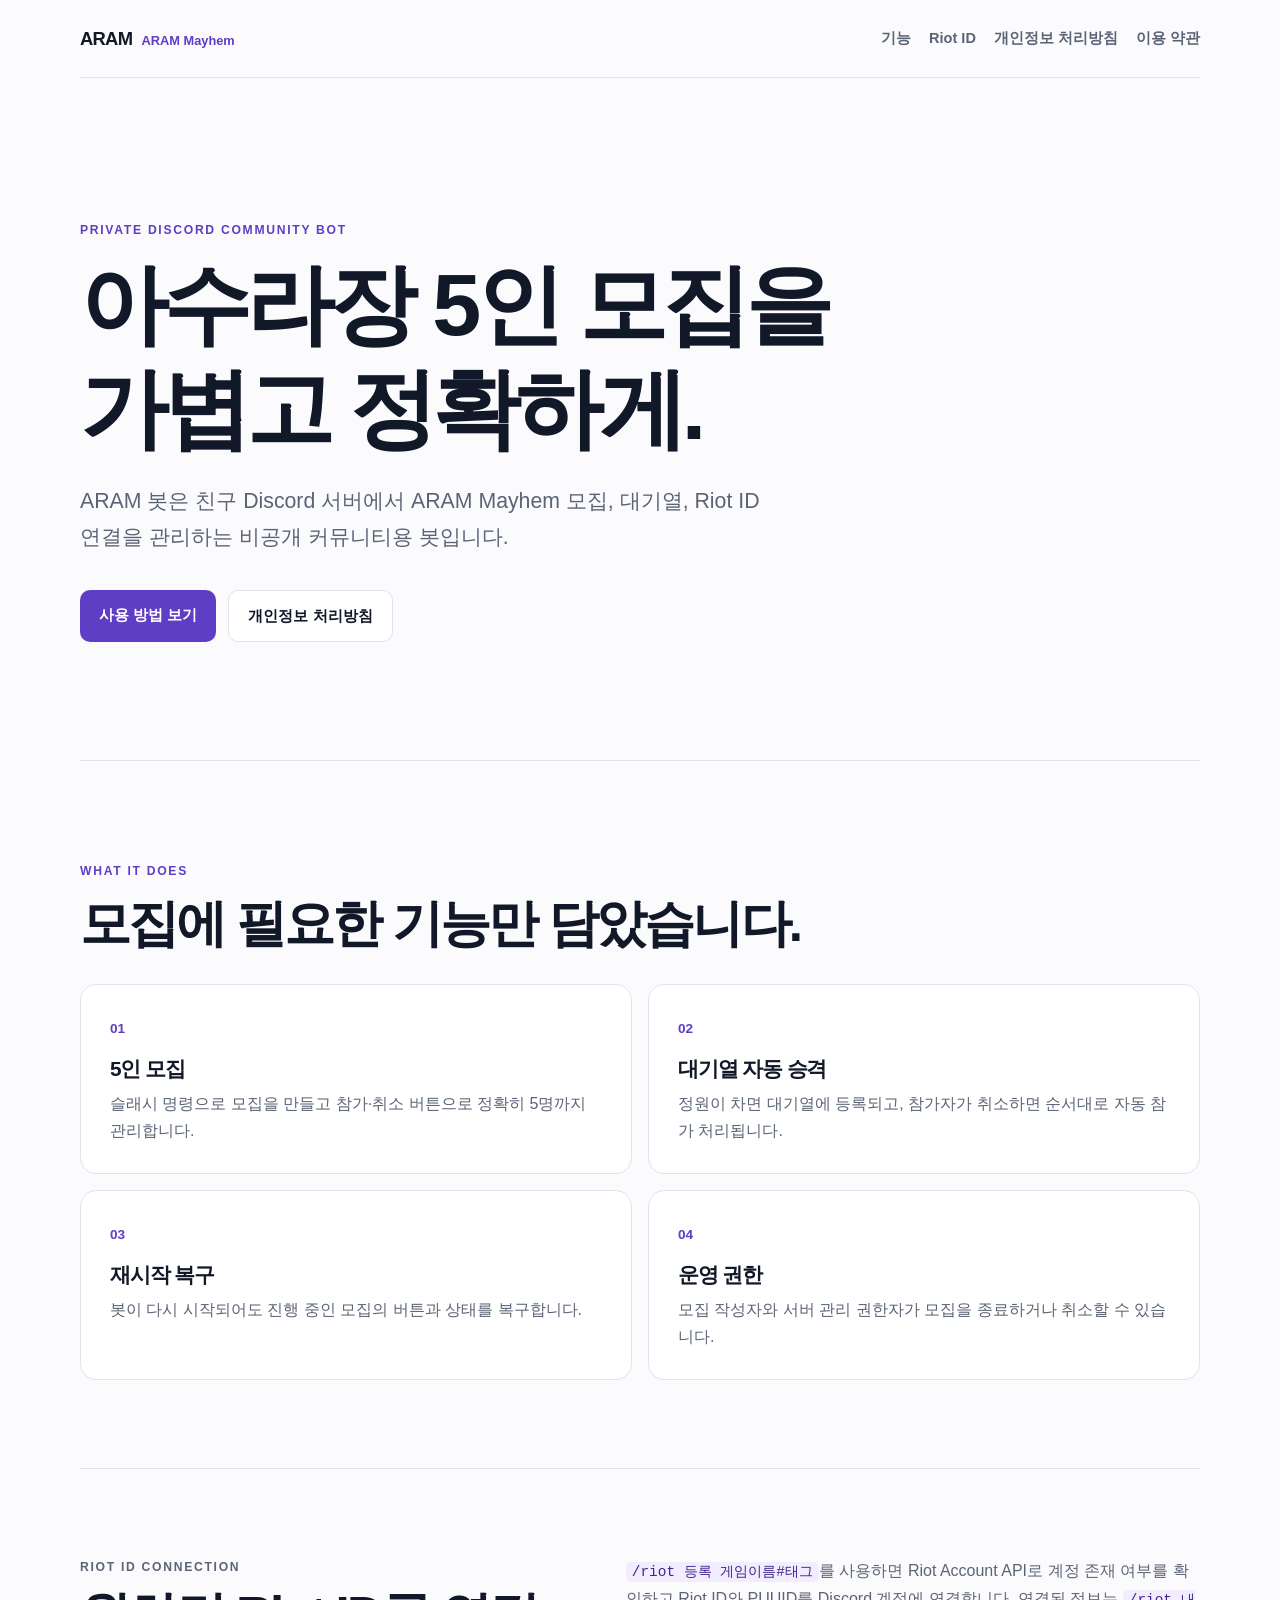
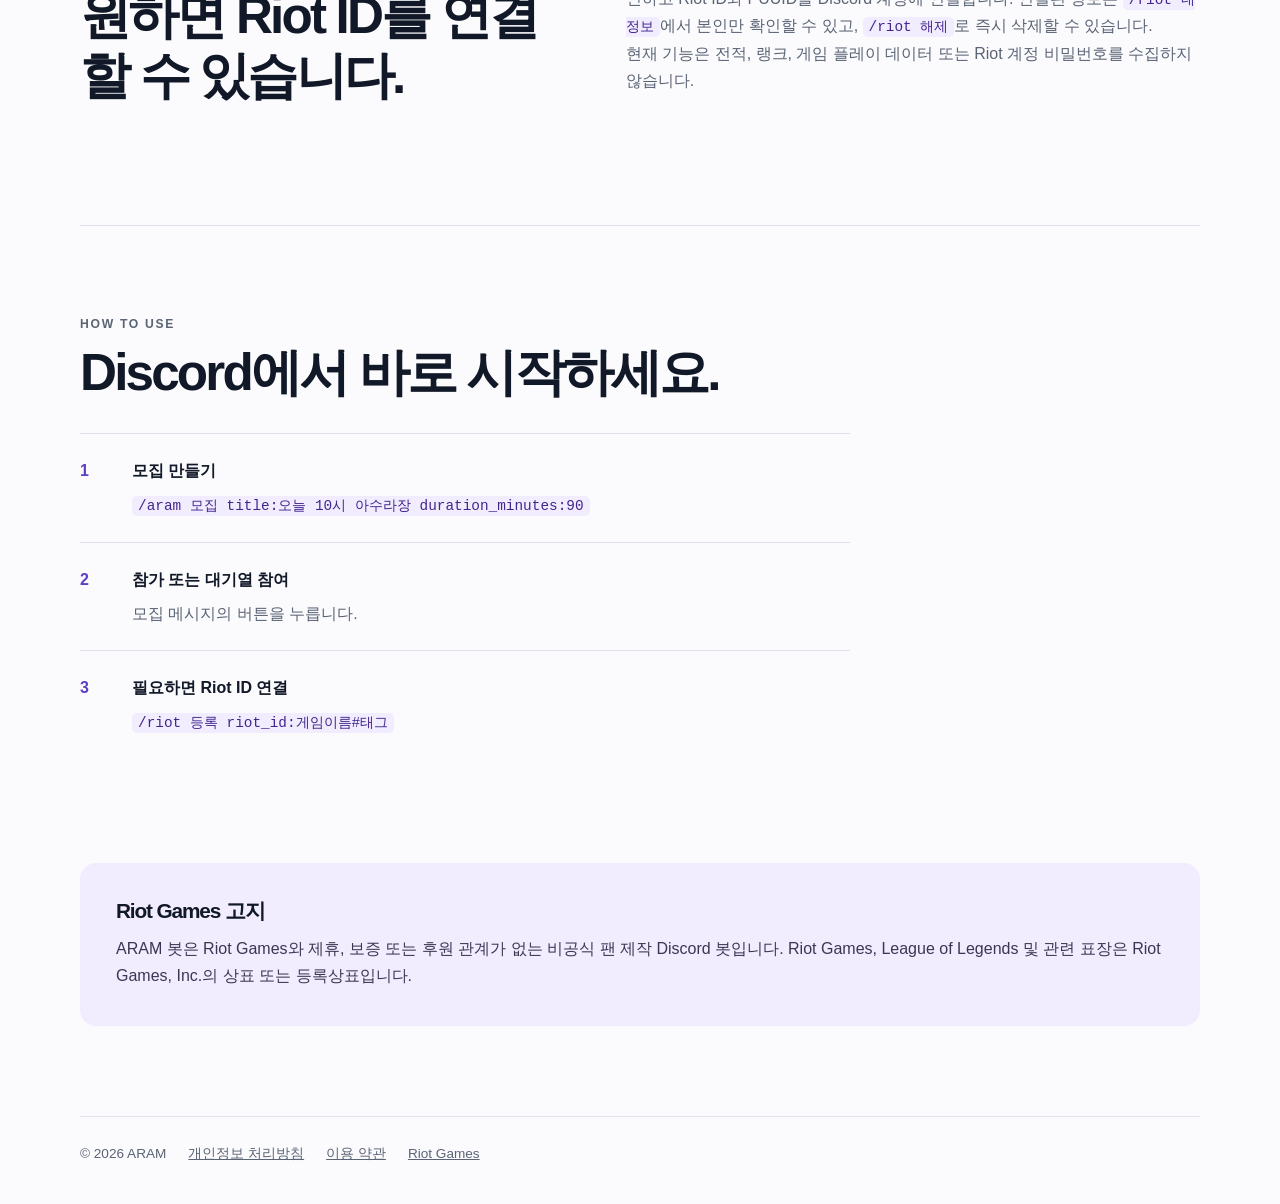
<file: index.html>
<!doctype html>
<html lang="ko">
  <head>
    <meta charset="utf-8">
    <meta name="viewport" content="width=device-width, initial-scale=1">
    <meta name="description" content="친구 Discord 서버의 ARAM 아수라장 5인 모집을 돕는 ARAM 봇 소개 페이지입니다.">
    <title>ARAM | ARAM Mayhem</title>
    <link rel="stylesheet" href="assets/site.css">
  </head>
  <body>
    <header class="site-header">
      <a class="brand" href="index.html" aria-label="ARAM 봇 홈">ARAM <span>ARAM Mayhem</span></a>
      <nav aria-label="주요 메뉴">
        <a href="#features">기능</a>
        <a href="#riot">Riot ID</a>
        <a href="privacy.html">개인정보 처리방침</a>
        <a href="terms.html">이용 약관</a>
      </nav>
    </header>

    <main>
      <section class="hero">
        <p class="eyebrow">PRIVATE DISCORD COMMUNITY BOT</p>
        <h1>아수라장 5인 모집을<br>가볍고 정확하게.</h1>
        <p class="lead">ARAM 봇은 친구 Discord 서버에서 ARAM Mayhem 모집, 대기열, Riot ID 연결을 관리하는 비공개 커뮤니티용 봇입니다.</p>
        <div class="hero-actions">
          <a class="button primary" href="#start">사용 방법 보기</a>
          <a class="button secondary" href="privacy.html">개인정보 처리방침</a>
        </div>
      </section>

      <section id="features" class="section">
        <p class="eyebrow">WHAT IT DOES</p>
        <h2>모집에 필요한 기능만 담았습니다.</h2>
        <div class="cards">
          <article class="card"><span class="icon">01</span><h3>5인 모집</h3><p>슬래시 명령으로 모집을 만들고 참가·취소 버튼으로 정확히 5명까지 관리합니다.</p></article>
          <article class="card"><span class="icon">02</span><h3>대기열 자동 승격</h3><p>정원이 차면 대기열에 등록되고, 참가자가 취소하면 순서대로 자동 참가 처리됩니다.</p></article>
          <article class="card"><span class="icon">03</span><h3>재시작 복구</h3><p>봇이 다시 시작되어도 진행 중인 모집의 버튼과 상태를 복구합니다.</p></article>
          <article class="card"><span class="icon">04</span><h3>운영 권한</h3><p>모집 작성자와 서버 관리 권한자가 모집을 종료하거나 취소할 수 있습니다.</p></article>
        </div>
      </section>

      <section id="riot" class="section split">
        <div>
          <p class="eyebrow">RIOT ID CONNECTION</p>
          <h2>원하면 Riot ID를 연결할 수 있습니다.</h2>
        </div>
        <div>
          <p><code>/riot 등록 게임이름#태그</code>를 사용하면 Riot Account API로 계정 존재 여부를 확인하고 Riot ID와 PUUID를 Discord 계정에 연결합니다. 연결된 정보는 <code>/riot 내정보</code>에서 본인만 확인할 수 있고, <code>/riot 해제</code>로 즉시 삭제할 수 있습니다.</p>
          <p>현재 기능은 전적, 랭크, 게임 플레이 데이터 또는 Riot 계정 비밀번호를 수집하지 않습니다.</p>
        </div>
      </section>

      <section id="start" class="section steps">
        <p class="eyebrow">HOW TO USE</p>
        <h2>Discord에서 바로 시작하세요.</h2>
        <ol>
          <li><span>1</span><div><strong>모집 만들기</strong><code>/aram 모집 title:오늘 10시 아수라장 duration_minutes:90</code></div></li>
          <li><span>2</span><div><strong>참가 또는 대기열 참여</strong><p>모집 메시지의 버튼을 누릅니다.</p></div></li>
          <li><span>3</span><div><strong>필요하면 Riot ID 연결</strong><code>/riot 등록 riot_id:게임이름#태그</code></div></li>
        </ol>
      </section>

      <section class="notice" aria-label="Riot Games 고지">
        <h2>Riot Games 고지</h2>
        <p>ARAM 봇은 Riot Games와 제휴, 보증 또는 후원 관계가 없는 비공식 팬 제작 Discord 봇입니다. Riot Games, League of Legends 및 관련 표장은 Riot Games, Inc.의 상표 또는 등록상표입니다.</p>
      </section>
    </main>

    <footer>
      <span>© 2026 ARAM</span>
      <a href="privacy.html">개인정보 처리방침</a>
      <a href="terms.html">이용 약관</a>
      <a href="https://www.riotgames.com/" rel="noopener noreferrer">Riot Games</a>
    </footer>
  </body>
</html>
</file>
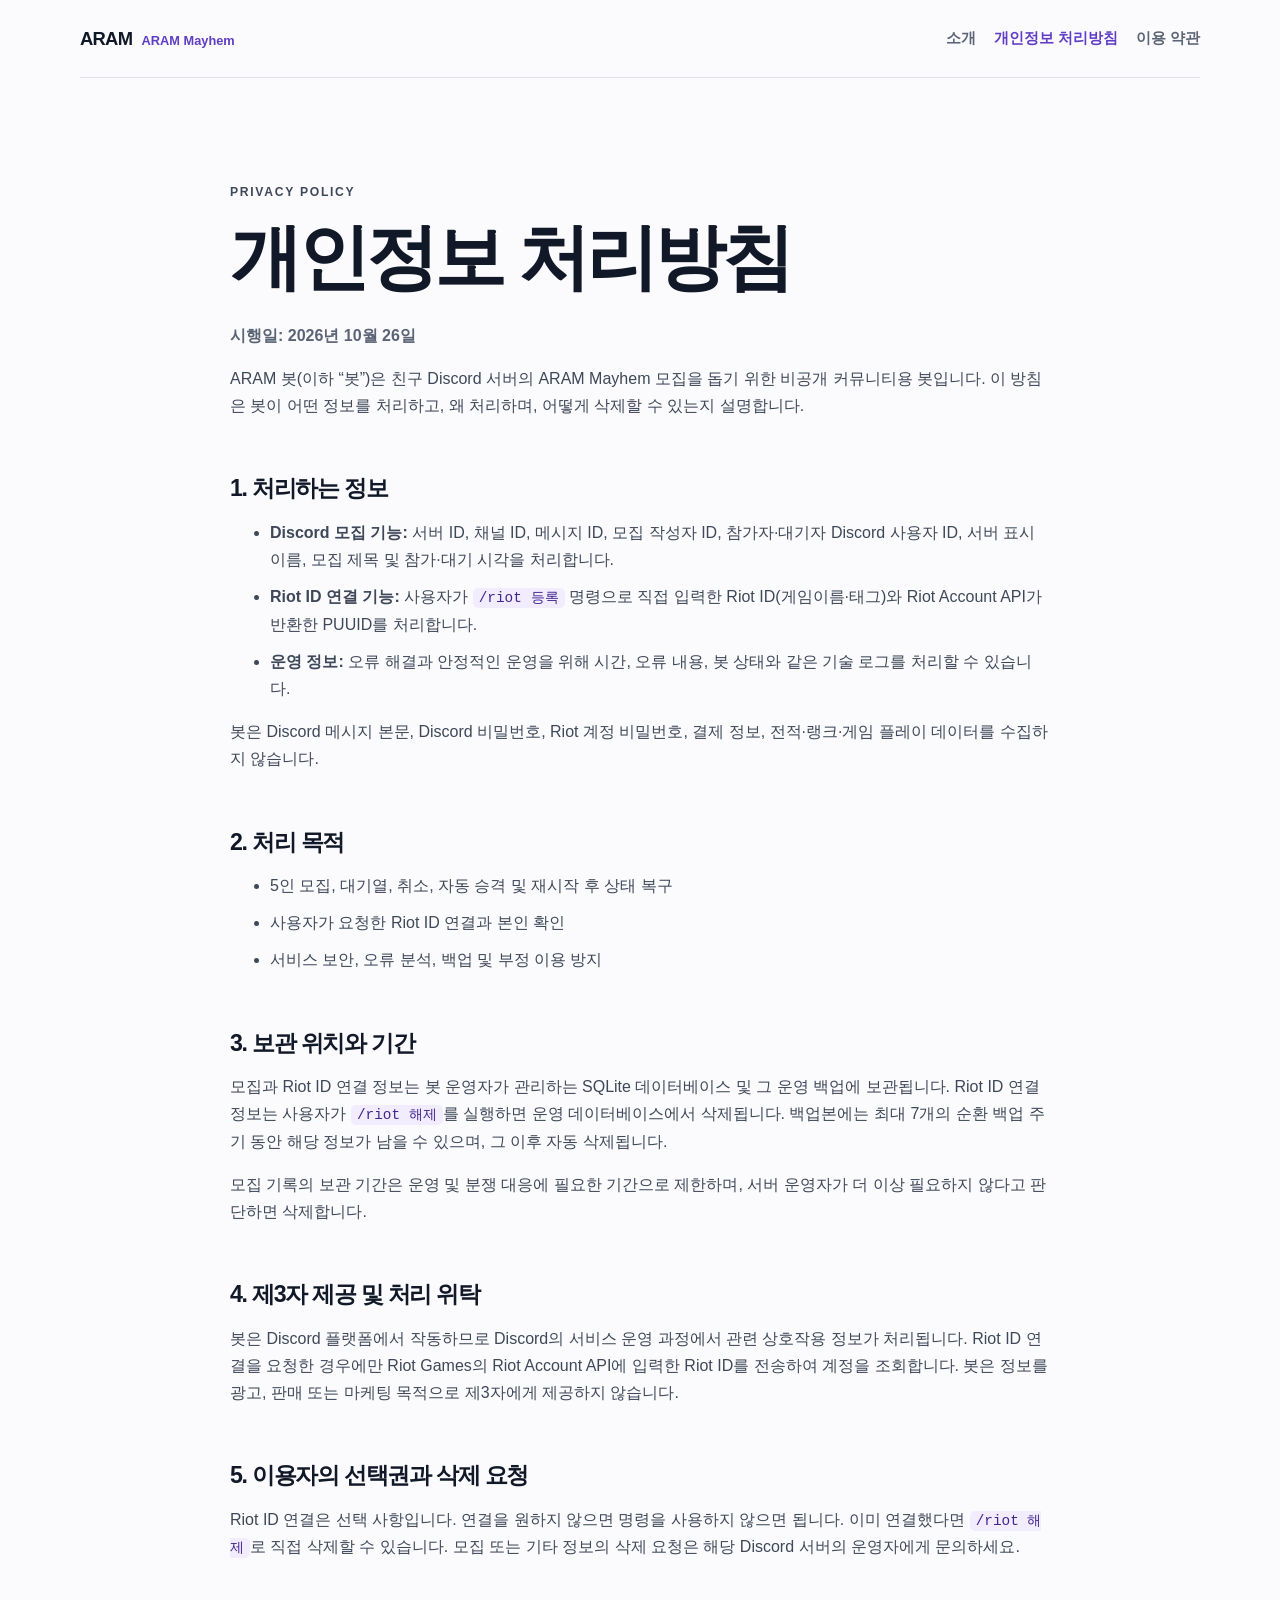
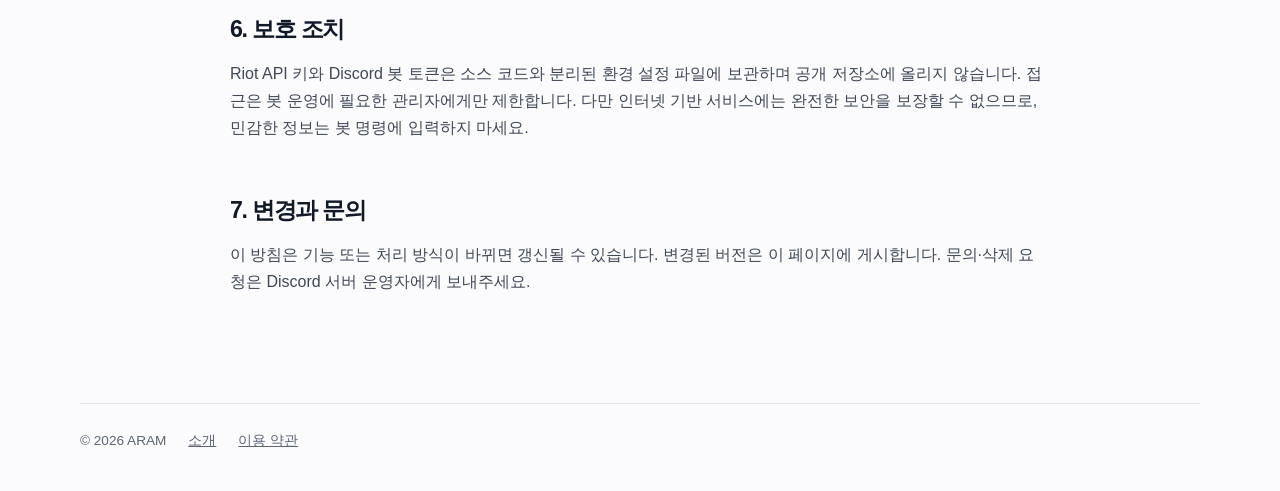
<file: privacy.html>
<!doctype html>
<html lang="ko">
  <head>
    <meta charset="utf-8">
    <meta name="viewport" content="width=device-width, initial-scale=1">
    <meta name="description" content="ARAM 봇 개인정보 처리방침">
    <title>개인정보 처리방침 | ARAM</title>
    <link rel="stylesheet" href="assets/site.css">
  </head>
  <body>
    <header class="site-header">
      <a class="brand" href="index.html">ARAM <span>ARAM Mayhem</span></a>
      <nav aria-label="주요 메뉴"><a href="index.html">소개</a><a href="privacy.html" aria-current="page">개인정보 처리방침</a><a href="terms.html">이용 약관</a></nav>
    </header>
    <main class="legal-page">
      <p class="eyebrow">PRIVACY POLICY</p>
      <h1>개인정보 처리방침</h1>
      <p class="effective">시행일: 2026년 10월 26일</p>
      <p>ARAM 봇(이하 “봇”)은 친구 Discord 서버의 ARAM Mayhem 모집을 돕기 위한 비공개 커뮤니티용 봇입니다. 이 방침은 봇이 어떤 정보를 처리하고, 왜 처리하며, 어떻게 삭제할 수 있는지 설명합니다.</p>

      <h2>1. 처리하는 정보</h2>
      <ul>
        <li><strong>Discord 모집 기능:</strong> 서버 ID, 채널 ID, 메시지 ID, 모집 작성자 ID, 참가자·대기자 Discord 사용자 ID, 서버 표시 이름, 모집 제목 및 참가·대기 시각을 처리합니다.</li>
        <li><strong>Riot ID 연결 기능:</strong> 사용자가 <code>/riot 등록</code> 명령으로 직접 입력한 Riot ID(게임이름·태그)와 Riot Account API가 반환한 PUUID를 처리합니다.</li>
        <li><strong>운영 정보:</strong> 오류 해결과 안정적인 운영을 위해 시간, 오류 내용, 봇 상태와 같은 기술 로그를 처리할 수 있습니다.</li>
      </ul>
      <p>봇은 Discord 메시지 본문, Discord 비밀번호, Riot 계정 비밀번호, 결제 정보, 전적·랭크·게임 플레이 데이터를 수집하지 않습니다.</p>

      <h2>2. 처리 목적</h2>
      <ul>
        <li>5인 모집, 대기열, 취소, 자동 승격 및 재시작 후 상태 복구</li>
        <li>사용자가 요청한 Riot ID 연결과 본인 확인</li>
        <li>서비스 보안, 오류 분석, 백업 및 부정 이용 방지</li>
      </ul>

      <h2>3. 보관 위치와 기간</h2>
      <p>모집과 Riot ID 연결 정보는 봇 운영자가 관리하는 SQLite 데이터베이스 및 그 운영 백업에 보관됩니다. Riot ID 연결 정보는 사용자가 <code>/riot 해제</code>를 실행하면 운영 데이터베이스에서 삭제됩니다. 백업본에는 최대 7개의 순환 백업 주기 동안 해당 정보가 남을 수 있으며, 그 이후 자동 삭제됩니다.</p>
      <p>모집 기록의 보관 기간은 운영 및 분쟁 대응에 필요한 기간으로 제한하며, 서버 운영자가 더 이상 필요하지 않다고 판단하면 삭제합니다.</p>

      <h2>4. 제3자 제공 및 처리 위탁</h2>
      <p>봇은 Discord 플랫폼에서 작동하므로 Discord의 서비스 운영 과정에서 관련 상호작용 정보가 처리됩니다. Riot ID 연결을 요청한 경우에만 Riot Games의 Riot Account API에 입력한 Riot ID를 전송하여 계정을 조회합니다. 봇은 정보를 광고, 판매 또는 마케팅 목적으로 제3자에게 제공하지 않습니다.</p>

      <h2>5. 이용자의 선택권과 삭제 요청</h2>
      <p>Riot ID 연결은 선택 사항입니다. 연결을 원하지 않으면 명령을 사용하지 않으면 됩니다. 이미 연결했다면 <code>/riot 해제</code>로 직접 삭제할 수 있습니다. 모집 또는 기타 정보의 삭제 요청은 해당 Discord 서버의 운영자에게 문의하세요.</p>

      <h2>6. 보호 조치</h2>
      <p>Riot API 키와 Discord 봇 토큰은 소스 코드와 분리된 환경 설정 파일에 보관하며 공개 저장소에 올리지 않습니다. 접근은 봇 운영에 필요한 관리자에게만 제한합니다. 다만 인터넷 기반 서비스에는 완전한 보안을 보장할 수 없으므로, 민감한 정보는 봇 명령에 입력하지 마세요.</p>

      <h2>7. 변경과 문의</h2>
      <p>이 방침은 기능 또는 처리 방식이 바뀌면 갱신될 수 있습니다. 변경된 버전은 이 페이지에 게시합니다. 문의·삭제 요청은 Discord 서버 운영자에게 보내주세요.</p>
    </main>
    <footer><span>© 2026 ARAM</span><a href="index.html">소개</a><a href="terms.html">이용 약관</a></footer>
  </body>
</html>
</file>
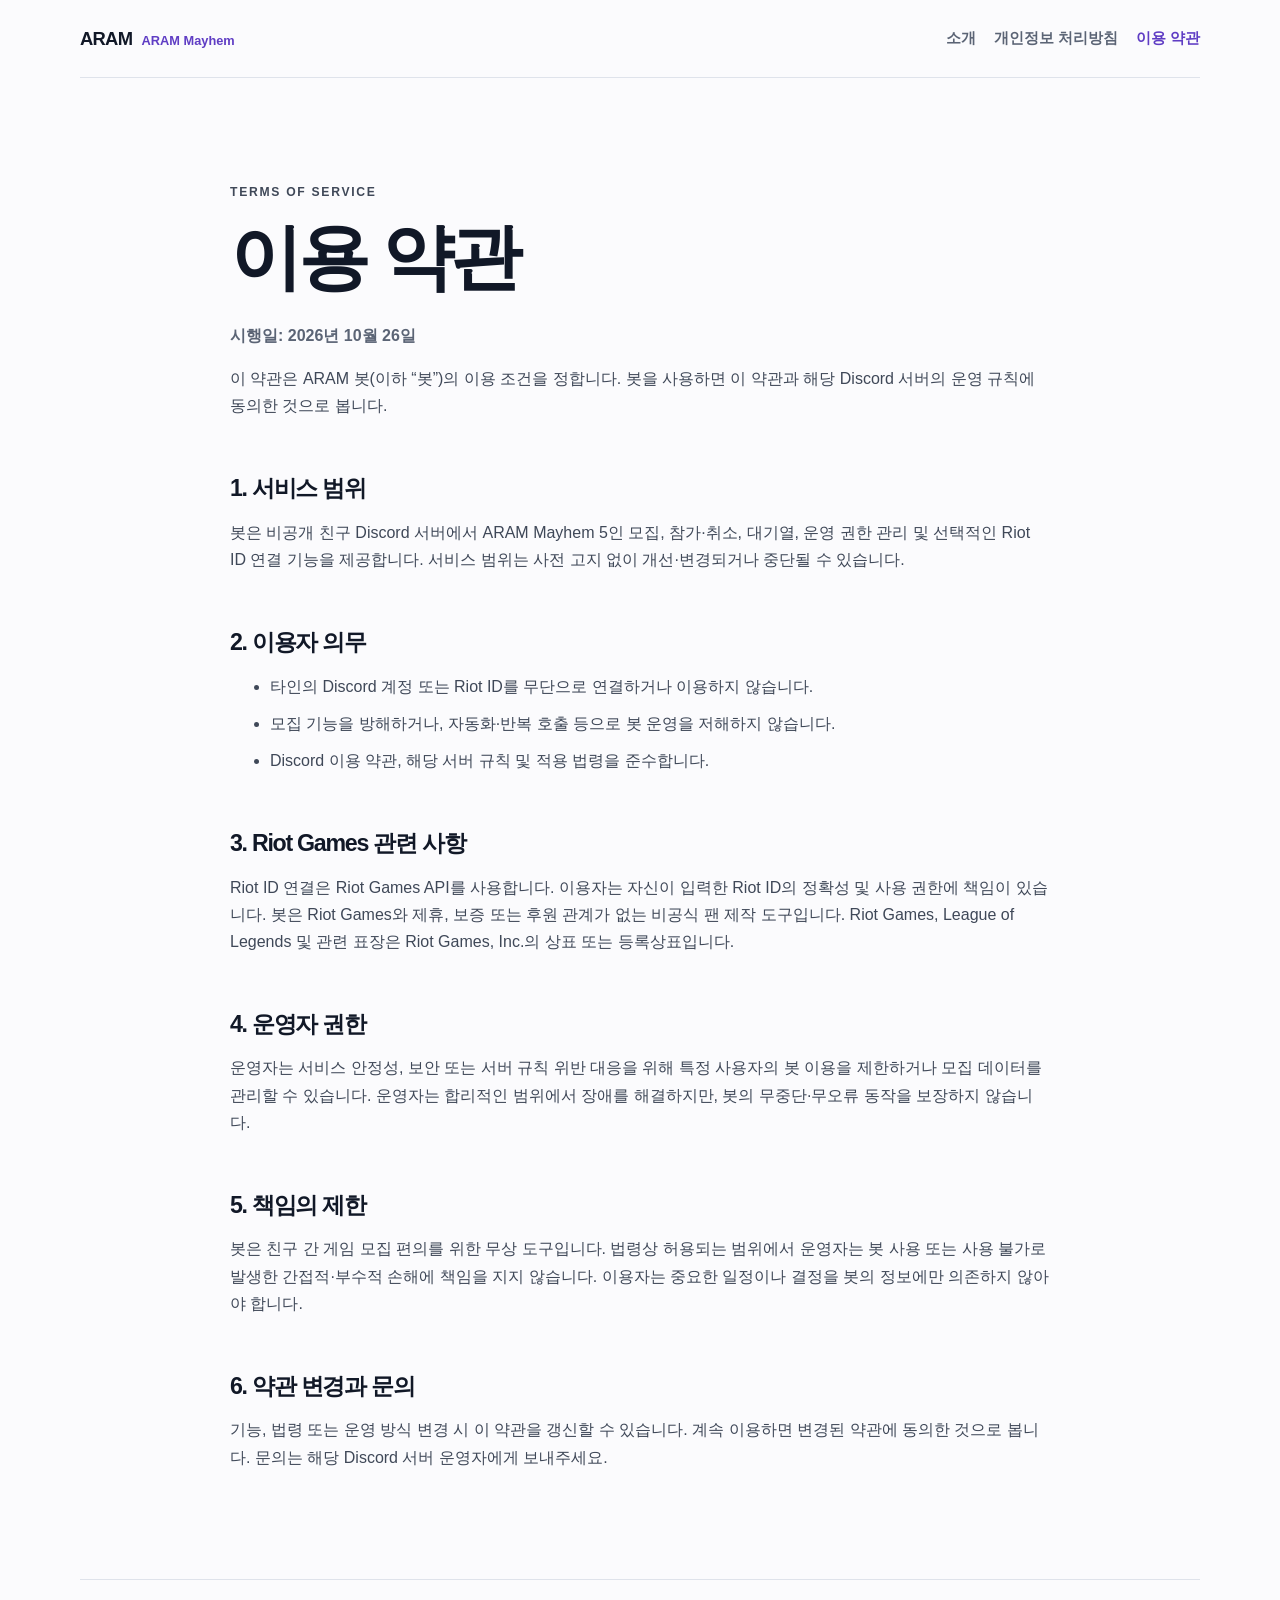
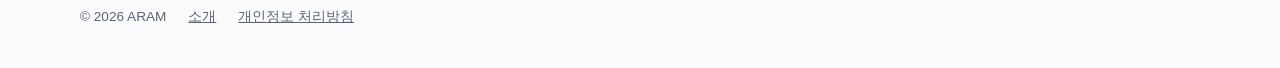
<file: terms.html>
<!doctype html>
<html lang="ko">
  <head>
    <meta charset="utf-8">
    <meta name="viewport" content="width=device-width, initial-scale=1">
    <meta name="description" content="ARAM 봇 이용 약관">
    <title>이용 약관 | ARAM</title>
    <link rel="stylesheet" href="assets/site.css">
  </head>
  <body>
    <header class="site-header">
      <a class="brand" href="index.html">ARAM <span>ARAM Mayhem</span></a>
      <nav aria-label="주요 메뉴"><a href="index.html">소개</a><a href="privacy.html">개인정보 처리방침</a><a href="terms.html" aria-current="page">이용 약관</a></nav>
    </header>
    <main class="legal-page">
      <p class="eyebrow">TERMS OF SERVICE</p>
      <h1>이용 약관</h1>
      <p class="effective">시행일: 2026년 10월 26일</p>
      <p>이 약관은 ARAM 봇(이하 “봇”)의 이용 조건을 정합니다. 봇을 사용하면 이 약관과 해당 Discord 서버의 운영 규칙에 동의한 것으로 봅니다.</p>

      <h2>1. 서비스 범위</h2>
      <p>봇은 비공개 친구 Discord 서버에서 ARAM Mayhem 5인 모집, 참가·취소, 대기열, 운영 권한 관리 및 선택적인 Riot ID 연결 기능을 제공합니다. 서비스 범위는 사전 고지 없이 개선·변경되거나 중단될 수 있습니다.</p>

      <h2>2. 이용자 의무</h2>
      <ul>
        <li>타인의 Discord 계정 또는 Riot ID를 무단으로 연결하거나 이용하지 않습니다.</li>
        <li>모집 기능을 방해하거나, 자동화·반복 호출 등으로 봇 운영을 저해하지 않습니다.</li>
        <li>Discord 이용 약관, 해당 서버 규칙 및 적용 법령을 준수합니다.</li>
      </ul>

      <h2>3. Riot Games 관련 사항</h2>
      <p>Riot ID 연결은 Riot Games API를 사용합니다. 이용자는 자신이 입력한 Riot ID의 정확성 및 사용 권한에 책임이 있습니다. 봇은 Riot Games와 제휴, 보증 또는 후원 관계가 없는 비공식 팬 제작 도구입니다. Riot Games, League of Legends 및 관련 표장은 Riot Games, Inc.의 상표 또는 등록상표입니다.</p>

      <h2>4. 운영자 권한</h2>
      <p>운영자는 서비스 안정성, 보안 또는 서버 규칙 위반 대응을 위해 특정 사용자의 봇 이용을 제한하거나 모집 데이터를 관리할 수 있습니다. 운영자는 합리적인 범위에서 장애를 해결하지만, 봇의 무중단·무오류 동작을 보장하지 않습니다.</p>

      <h2>5. 책임의 제한</h2>
      <p>봇은 친구 간 게임 모집 편의를 위한 무상 도구입니다. 법령상 허용되는 범위에서 운영자는 봇 사용 또는 사용 불가로 발생한 간접적·부수적 손해에 책임을 지지 않습니다. 이용자는 중요한 일정이나 결정을 봇의 정보에만 의존하지 않아야 합니다.</p>

      <h2>6. 약관 변경과 문의</h2>
      <p>기능, 법령 또는 운영 방식 변경 시 이 약관을 갱신할 수 있습니다. 계속 이용하면 변경된 약관에 동의한 것으로 봅니다. 문의는 해당 Discord 서버 운영자에게 보내주세요.</p>
    </main>
    <footer><span>© 2026 ARAM</span><a href="index.html">소개</a><a href="privacy.html">개인정보 처리방침</a></footer>
  </body>
</html>
</file>
<file: assets/site.css>
:root {
  --ink: #111827;
  --muted: #5b6475;
  --paper: #fbfbfd;
  --line: #dfe3eb;
  --accent: #5f3dc4;
  --accent-dark: #43258e;
  --purple-wash: #f1edff;
}
* { box-sizing: border-box; }
html { scroll-behavior: smooth; }
body { margin: 0; color: var(--ink); background: var(--paper); font-family: "Pretendard", "Noto Sans KR", "Malgun Gothic", sans-serif; line-height: 1.7; }
a { color: inherit; }
.site-header, main, footer { width: min(1120px, calc(100% - 40px)); margin-inline: auto; }
.site-header { min-height: 78px; display: flex; align-items: center; justify-content: space-between; gap: 24px; border-bottom: 1px solid var(--line); }
.brand { text-decoration: none; font-size: 1.15rem; font-weight: 850; letter-spacing: -0.04em; white-space: nowrap; }
.brand span { color: var(--accent); font-size: .8rem; margin-left: 5px; letter-spacing: 0; }
nav { display: flex; flex-wrap: wrap; gap: 18px; font-size: .91rem; font-weight: 700; }
nav a { color: var(--muted); text-decoration: none; }
nav a:hover, nav a[aria-current="page"] { color: var(--accent); }
.hero { padding: 130px 0 118px; max-width: 860px; }
.eyebrow { color: var(--accent); font-size: .76rem; font-weight: 900; letter-spacing: .14em; }
h1, h2, h3 { letter-spacing: -0.055em; line-height: 1.18; }
h1 { margin: 10px 0 22px; font-size: clamp(2.75rem, 7vw, 5.5rem); }
h2 { margin: 8px 0 30px; font-size: clamp(2rem, 4vw, 3.25rem); }
h3 { margin: 16px 0 8px; font-size: 1.3rem; }
.lead { color: var(--muted); font-size: clamp(1.05rem, 2vw, 1.33rem); max-width: 700px; }
.hero-actions { display: flex; flex-wrap: wrap; gap: 12px; margin-top: 35px; }
.button { border-radius: 10px; padding: 12px 19px; font-size: .95rem; font-weight: 800; text-decoration: none; }
.primary { color: white; background: var(--accent); }.primary:hover { background: var(--accent-dark); }
.secondary { background: #fff; border: 1px solid var(--line); }.secondary:hover { border-color: var(--accent); color: var(--accent); }
.section { padding: 88px 0; border-top: 1px solid var(--line); }
.cards { display: grid; grid-template-columns: repeat(2, 1fr); gap: 16px; }
.card { padding: 29px; border: 1px solid var(--line); border-radius: 16px; background: #fff; }
.card p, .split p, .steps p { margin: 0; color: var(--muted); }.icon { color: var(--accent); font-size: .85rem; font-weight: 900; }
.split { display: grid; grid-template-columns: .9fr 1.1fr; gap: 76px; }.split > div > :first-child { margin-top: 0; }
code { padding: .14em .42em; border-radius: 5px; background: var(--purple-wash); color: var(--accent-dark); font-family: Consolas, monospace; font-size: .9em; overflow-wrap: anywhere; }
.steps ol { display: grid; gap: 0; max-width: 770px; padding: 0; list-style: none; }.steps li { display: flex; gap: 20px; padding: 23px 0; border-top: 1px solid var(--line); }.steps li span { flex: 0 0 32px; color: var(--accent); font-weight: 900; }.steps li strong { display: block; margin-bottom: 7px; }
.notice { margin: 0 0 90px; padding: 36px; border-radius: 16px; background: var(--purple-wash); }.notice h2 { margin: 0 0 12px; font-size: 1.3rem; }.notice p { margin: 0; color: #3c3653; }
.legal-page { width: min(820px, calc(100% - 40px)); padding: 92px 0; }.legal-page h1 { font-size: clamp(2.7rem, 6vw, 4.5rem); }.legal-page h2 { margin: 56px 0 13px; font-size: 1.45rem; }.legal-page li { margin: 10px 0; }.legal-page p, .legal-page li { color: #3f4858; }.effective { color: var(--muted) !important; font-weight: 700; }
footer { display: flex; flex-wrap: wrap; gap: 10px 22px; padding: 25px 0 40px; border-top: 1px solid var(--line); color: var(--muted); font-size: .85rem; } footer a:hover { color: var(--accent); }
@media (max-width: 680px) { .site-header { padding: 18px 0; align-items: flex-start; flex-direction: column; gap: 10px; }.hero { padding: 80px 0; }.section { padding: 65px 0; }.cards, .split { grid-template-columns: 1fr; }.split { gap: 20px; }.notice { margin-bottom: 60px; padding: 25px; } }
</file>
